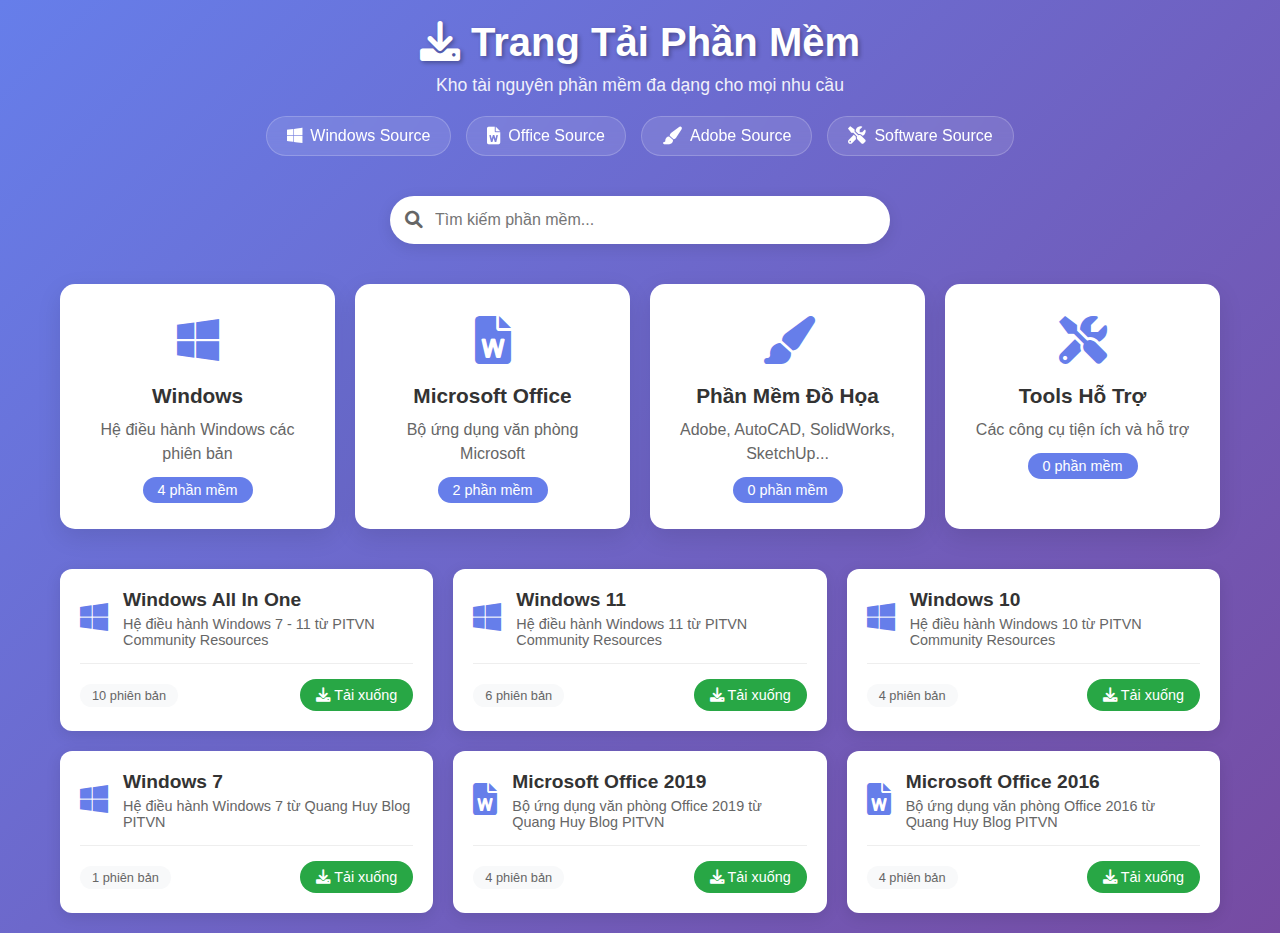
<file: link_page_software/index.html>
<!DOCTYPE html>
<html lang="vi">

<head>
    <meta charset="UTF-8">
    <meta name="viewport" content="width=device-width, initial-scale=1.0">
    <title>Trang Tải Phần Mềm</title>
    <link rel="stylesheet" href="styles.css">
    <link href="https://cdnjs.cloudflare.com/ajax/libs/font-awesome/6.0.0/css/all.min.css" rel="stylesheet">
</head>

<body>
    <div class="container">
        <header>
            <h1><i class="fas fa-download"></i> Trang Tải Phần Mềm</h1>
            <p>Kho tài nguyên phần mềm đa dạng cho mọi nhu cầu</p>
            <div class="source-links">
                <a href="mcs_window.html" target="_blank" class="source-link">
                    <i class="fab fa-windows"></i> Windows Source
                </a>
                <a href="mcs_office.html" target="_blank" class="source-link">
                    <i class="fas fa-file-word"></i> Office Source
                </a>
                <a href="adobe_software.html" target="_blank" class="source-link">
                    <i class="fas fa-paint-brush"></i> Adobe Source
                </a>
                <a href="software.html" target="_blank" class="source-link">
                    <i class="fas fa-tools"></i> Software Source
                </a>
            </div>
        </header>

        <div class="search-section">
            <div class="search-box">
                <i class="fas fa-search"></i>
                <input type="text" id="searchInput" placeholder="Tìm kiếm phần mềm...">
            </div>
        </div>

        <div class="categories">
            <div class="category-card" data-category="windows">
                <div class="category-icon">
                    <i class="fab fa-windows"></i>
                </div>
                <h3>Windows</h3>
                <p>Hệ điều hành Windows các phiên bản</p>
                <span class="software-count">0 phần mềm</span>
            </div>

            <div class="category-card" data-category="office">
                <div class="category-icon">
                    <i class="fas fa-file-word"></i>
                </div>
                <h3>Microsoft Office</h3>
                <p>Bộ ứng dụng văn phòng Microsoft</p>
                <span class="software-count">0 phần mềm</span>
            </div>

            <div class="category-card" data-category="graphics">
                <div class="category-icon">
                    <i class="fas fa-paint-brush"></i>
                </div>
                <h3>Phần Mềm Đồ Họa</h3>
                <p>Adobe, AutoCAD, SolidWorks, SketchUp...</p>
                <span class="software-count">0 phần mềm</span>
            </div>

            <div class="category-card" data-category="tools">
                <div class="category-icon">
                    <i class="fas fa-tools"></i>
                </div>
                <h3>Tools Hỗ Trợ</h3>
                <p>Các công cụ tiện ích và hỗ trợ</p>
                <span class="software-count">0 phần mềm</span>
            </div>
        </div>

        <div class="software-list" id="softwareList">
            <!-- Danh sách phần mềm sẽ được load từ JavaScript -->
        </div>
    </div>

    <!-- Modal hiển thị chi tiết phần mềm -->
    <div class="modal" id="softwareModal">
        <div class="modal-content">
            <div class="modal-header">
                <h2 id="modalTitle"></h2>
                <span class="close" id="closeModal">&times;</span>
            </div>
            <div class="modal-body">
                <div class="software-info">
                    <div class="software-icon">
                        <i id="modalIcon"></i>
                    </div>
                    <div class="software-details">
                        <p id="modalDescription"></p>
                        <div class="versions-section">
                            <h3>Các phiên bản có sẵn:</h3>
                            <div id="versionsList"></div>
                        </div>
                    </div>
                </div>
            </div>
        </div>
    </div>

    <script src="software-data.js"></script>
    <script src="script.js"></script>
</body>

</html>
</file>
<file: link_page_software/styles.css>
* {
    margin: 0;
    padding: 0;
    box-sizing: border-box;
}

body {
    font-family: 'Segoe UI', Tahoma, Geneva, Verdana, sans-serif;
    background: linear-gradient(135deg, #667eea 0%, #764ba2 100%);
    min-height: 100vh;
    color: #333;
}

.container {
    max-width: 1200px;
    margin: 0 auto;
    padding: 20px;
}

header {
    text-align: center;
    margin-bottom: 40px;
    color: white;
}

header h1 {
    font-size: 2.5rem;
    margin-bottom: 10px;
    text-shadow: 2px 2px 4px rgba(0, 0, 0, 0.3);
}

header p {
    font-size: 1.1rem;
    opacity: 0.9;
}

.source-links {
    display: flex;
    justify-content: center;
    gap: 15px;
    margin-top: 20px;
    flex-wrap: wrap;
}

.source-link {
    display: inline-flex;
    align-items: center;
    gap: 8px;
    padding: 10px 20px;
    background: rgba(255, 255, 255, 0.1);
    color: white;
    text-decoration: none;
    border-radius: 25px;
    transition: all 0.3s ease;
    backdrop-filter: blur(10px);
    border: 1px solid rgba(255, 255, 255, 0.2);
}

.source-link:hover {
    background: rgba(255, 255, 255, 0.2);
    transform: translateY(-2px);
    box-shadow: 0 5px 15px rgba(0, 0, 0, 0.2);
}

.source-link i {
    font-size: 1.1rem;
}

.search-section {
    margin-bottom: 40px;
    display: flex;
    justify-content: center;
}

.search-box {
    position: relative;
    width: 100%;
    max-width: 500px;
}

.search-box i {
    position: absolute;
    left: 15px;
    top: 50%;
    transform: translateY(-50%);
    color: #666;
    font-size: 1.1rem;
}

.search-box input {
    width: 100%;
    padding: 15px 15px 15px 45px;
    border: none;
    border-radius: 25px;
    font-size: 1rem;
    box-shadow: 0 4px 15px rgba(0, 0, 0, 0.1);
    transition: all 0.3s ease;
}

.search-box input:focus {
    outline: none;
    box-shadow: 0 6px 20px rgba(0, 0, 0, 0.15);
    transform: translateY(-2px);
}

.categories {
    display: grid;
    grid-template-columns: repeat(auto-fit, minmax(250px, 1fr));
    gap: 20px;
    margin-bottom: 40px;
}

.category-card {
    background: white;
    border-radius: 15px;
    padding: 30px 20px;
    text-align: center;
    box-shadow: 0 8px 25px rgba(0, 0, 0, 0.1);
    transition: all 0.3s ease;
    cursor: pointer;
    position: relative;
    overflow: hidden;
}

.category-card::before {
    content: '';
    position: absolute;
    top: 0;
    left: -100%;
    width: 100%;
    height: 100%;
    background: linear-gradient(90deg, transparent, rgba(255, 255, 255, 0.2), transparent);
    transition: left 0.5s;
}

.category-card:hover::before {
    left: 100%;
}

.category-card:hover {
    transform: translateY(-5px);
    box-shadow: 0 15px 35px rgba(0, 0, 0, 0.2);
}

.category-icon {
    font-size: 3rem;
    margin-bottom: 15px;
    color: #667eea;
}

.category-card h3 {
    font-size: 1.3rem;
    margin-bottom: 10px;
    color: #333;
}

.category-card p {
    color: #666;
    margin-bottom: 15px;
    line-height: 1.5;
}

.software-count {
    background: #667eea;
    color: white;
    padding: 5px 15px;
    border-radius: 20px;
    font-size: 0.9rem;
    font-weight: 500;
}

.software-list {
    display: grid;
    grid-template-columns: repeat(auto-fill, minmax(300px, 1fr));
    gap: 20px;
}

.software-item {
    background: white;
    border-radius: 12px;
    padding: 20px;
    box-shadow: 0 4px 15px rgba(0, 0, 0, 0.1);
    transition: all 0.3s ease;
    cursor: pointer;
}

.software-item:hover {
    transform: translateY(-3px);
    box-shadow: 0 8px 25px rgba(0, 0, 0, 0.15);
}

.software-item-header {
    display: flex;
    align-items: center;
    margin-bottom: 15px;
}

.software-item-icon {
    font-size: 2rem;
    margin-right: 15px;
    color: #667eea;
}

.software-item-info h3 {
    font-size: 1.2rem;
    margin-bottom: 5px;
    color: #333;
}

.software-item-info p {
    color: #666;
    font-size: 0.9rem;
}

.software-item-footer {
    display: flex;
    justify-content: space-between;
    align-items: center;
    margin-top: 15px;
    padding-top: 15px;
    border-top: 1px solid #eee;
}

.version-count {
    background: #f8f9fa;
    color: #666;
    padding: 4px 12px;
    border-radius: 15px;
    font-size: 0.8rem;
}

.download-btn {
    background: #28a745;
    color: white;
    border: none;
    padding: 8px 16px;
    border-radius: 20px;
    cursor: pointer;
    font-size: 0.9rem;
    transition: all 0.3s ease;
}

.download-btn:hover {
    background: #218838;
    transform: scale(1.05);
}

/* Modal Styles */
.modal {
    display: none;
    position: fixed;
    z-index: 1000;
    left: 0;
    top: 0;
    width: 100%;
    height: 100%;
    background-color: rgba(0, 0, 0, 0.5);
    animation: fadeIn 0.3s ease;
}

.modal-content {
    background-color: white;
    margin: 5% auto;
    padding: 0;
    border-radius: 15px;
    width: 90%;
    max-width: 600px;
    max-height: 80vh;
    overflow-y: auto;
    animation: slideIn 0.3s ease;
}

.modal-header {
    background: linear-gradient(135deg, #667eea 0%, #764ba2 100%);
    color: white;
    padding: 20px 30px;
    border-radius: 15px 15px 0 0;
    display: flex;
    justify-content: space-between;
    align-items: center;
}

.modal-header h2 {
    margin: 0;
    font-size: 1.5rem;
}

.close {
    font-size: 2rem;
    font-weight: bold;
    cursor: pointer;
    transition: opacity 0.3s ease;
}

.close:hover {
    opacity: 0.7;
}

.modal-body {
    padding: 30px;
}

.software-info {
    display: flex;
    margin-bottom: 30px;
}

.software-icon {
    font-size: 3rem;
    color: #667eea;
    margin-right: 20px;
    flex-shrink: 0;
}

.software-details {
    flex: 1;
}

.software-details p {
    color: #666;
    line-height: 1.6;
    margin-bottom: 20px;
}

.versions-section h3 {
    color: #333;
    margin-bottom: 15px;
    font-size: 1.2rem;
}

.version-item {
    background: #f8f9fa;
    border-radius: 8px;
    padding: 15px;
    margin-bottom: 10px;
    border-left: 4px solid #667eea;
    transition: all 0.3s ease;
}

.version-item:hover {
    background: #e9ecef;
    transform: translateX(5px);
}

.version-header {
    display: flex;
    justify-content: space-between;
    align-items: center;
    margin-bottom: 10px;
}

.version-name {
    font-weight: 600;
    color: #333;
}

.version-size {
    background: #667eea;
    color: white;
    padding: 2px 8px;
    border-radius: 10px;
    font-size: 0.8rem;
}

.version-links {
    display: flex;
    gap: 10px;
    flex-wrap: wrap;
}

.version-link {
    background: #28a745;
    color: white;
    text-decoration: none;
    padding: 6px 12px;
    border-radius: 15px;
    font-size: 0.85rem;
    transition: all 0.3s ease;
    display: inline-flex;
    align-items: center;
    gap: 5px;
}

.version-link:hover {
    background: #218838;
    transform: scale(1.05);
}

/* Editions Styles */
.editions-container {
    margin-top: 15px;
}

.edition-item {
    background: #ffffff;
    border-radius: 6px;
    padding: 12px;
    margin-bottom: 8px;
    border: 1px solid #e9ecef;
    transition: all 0.3s ease;
}

.edition-item:hover {
    background: #f8f9fa;
    border-color: #667eea;
    transform: translateX(3px);
}

.edition-header {
    display: flex;
    justify-content: space-between;
    align-items: center;
    margin-bottom: 8px;
}

.edition-name {
    font-weight: 600;
    color: #495057;
    font-size: 0.95rem;
}

.edition-size {
    background: #6c757d;
    color: white;
    padding: 2px 6px;
    border-radius: 8px;
    font-size: 0.75rem;
}

.edition-description {
    color: #6c757d;
    font-size: 0.8rem;
    margin-bottom: 8px;
    font-style: italic;
}

.edition-links {
    display: flex;
    gap: 8px;
    flex-wrap: wrap;
}

.edition-link {
    background: #17a2b8;
    color: white;
    text-decoration: none;
    padding: 4px 10px;
    border-radius: 12px;
    font-size: 0.8rem;
    transition: all 0.3s ease;
    display: inline-flex;
    align-items: center;
    gap: 4px;
}

.edition-link:hover {
    background: #138496;
    transform: scale(1.05);
}

.edition-link i {
    font-size: 0.75rem;
}

.version-link i {
    font-size: 0.8rem;
}

/* Animations */
@keyframes fadeIn {
    from {
        opacity: 0;
    }

    to {
        opacity: 1;
    }
}

@keyframes slideIn {
    from {
        transform: translateY(-50px);
        opacity: 0;
    }

    to {
        transform: translateY(0);
        opacity: 1;
    }
}

@keyframes slideUp {
    from {
        transform: translateY(20px);
        opacity: 0;
    }

    to {
        transform: translateY(0);
        opacity: 1;
    }
}

.software-item {
    animation: slideUp 0.5s ease forwards;
}

.software-item:nth-child(1) {
    animation-delay: 0.1s;
}

.software-item:nth-child(2) {
    animation-delay: 0.2s;
}

.software-item:nth-child(3) {
    animation-delay: 0.3s;
}

.software-item:nth-child(4) {
    animation-delay: 0.4s;
}

.software-item:nth-child(5) {
    animation-delay: 0.5s;
}

.software-item:nth-child(6) {
    animation-delay: 0.6s;
}

/* Responsive Design */
@media (max-width: 768px) {
    .container {
        padding: 15px;
    }

    header h1 {
        font-size: 2rem;
    }

    .categories {
        grid-template-columns: repeat(auto-fit, minmax(200px, 1fr));
        gap: 15px;
    }

    .category-card {
        padding: 20px 15px;
    }

    .software-list {
        grid-template-columns: 1fr;
    }

    .modal-content {
        width: 95%;
        margin: 10% auto;
    }

    .modal-body {
        padding: 20px;
    }

    .software-info {
        flex-direction: column;
        text-align: center;
    }

    .software-icon {
        margin-right: 0;
        margin-bottom: 15px;
    }

    .version-links {
        justify-content: center;
    }
}

@media (max-width: 480px) {
    header h1 {
        font-size: 1.8rem;
    }

    .categories {
        grid-template-columns: 1fr;
    }

    .category-card {
        padding: 15px;
    }

    .category-icon {
        font-size: 2.5rem;
    }
}
</file>
